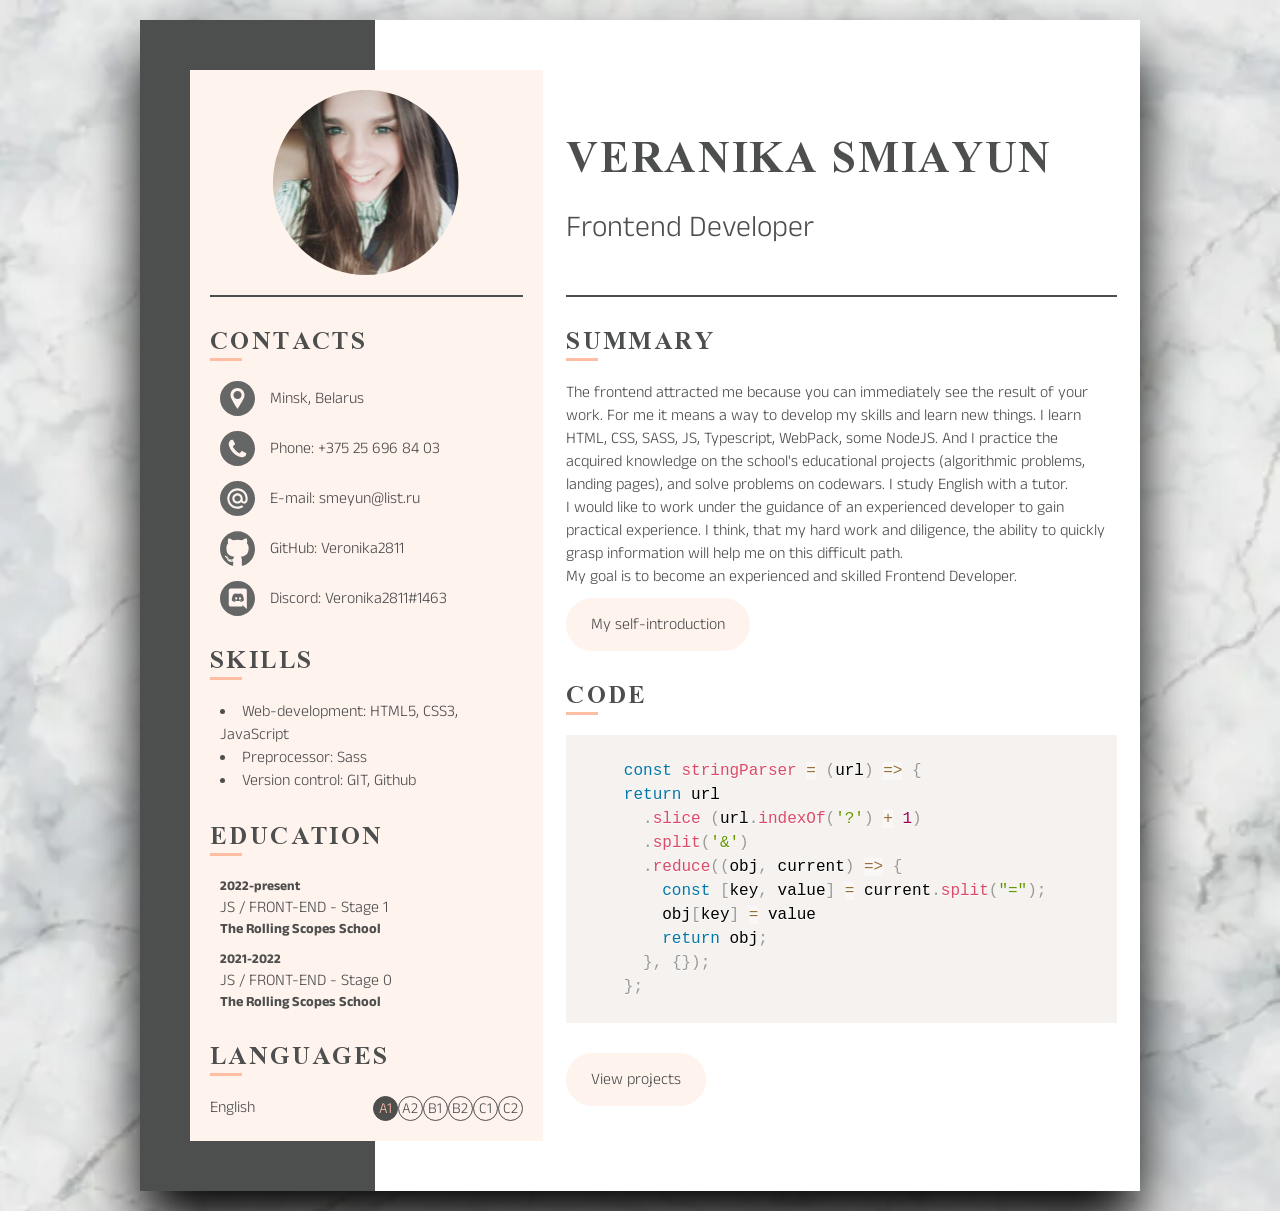
<file: index.html>
<!DOCTYPE html>
<html lang="en">
  <head>
    <meta charset="UTF-8">
    <meta http-equiv="X-UA-Compatible" content="IE=edge">
    <meta name="viewport" content="width=device-width, initial-scale=1.0">
    <title>CV Veronika Smiayun</title>
    <link rel="stylesheet" href="./style.css">
    <link rel="preconnect" href="https://fonts.googleapis.com">
    <link rel="preconnect" href="https://fonts.gstatic.com" crossorigin>
    <link href="https://fonts.googleapis.com/css2?family=Anek+Malayalam:wght@300;500&family=Tai+Heritage+Pro&display=swap"
      rel="stylesheet">
    <link href="./assets/prism/prism.css" rel="stylesheet">
  </head>
  <body class="page">
    <div class="container">
      <div class="left-side">
        <div class="section__left-side">
          <div class="photo-wrapper">
            <img src="./assets/img/foto.svg" alt="Veranika Smiayun">
          </div>
          <hr class="line">
          <section class="contact">
            <h2 class="title">Contacts</h2>
            <ul class="contact__list">
              <li class="contact__item">
                <a class="contact__link"
                  href="https://www.google.com/maps/place/%D0%9C%D0%B8%D0%BD%D1%81%D0%BA/@53.8847608,27.4532851,11z/data=!3m1!4b1!4m5!3m4!1s0x46dbcfd35b1e6ad3:0xb61b853ddb570d9!8m2!3d53.9006011!4d27.558972!5m1!1e1?hl=ru-RU"
                  target="_blank">
                  <img  class="contact__link_icon" src="./assets/svg/Geo_white.svg" alt="Geo location">
                  <span class="contact__link_caption">Minsk, Belarus</span>
                </a>
              </li>
              <li class="contact__item">
                <a class="contact__link" href="tel:+375256968403">
                  <img class="contact__link_icon" src="./assets/svg/Phone_white.svg" alt="Phone">
                  <span class="contact__link_caption">Phone: +375 25 696 84 03</span>
                </a>
              </li>
              <li class="contact__item">
                <a class="contact__link" href="mailto:smeyun@list.ru">
                  <img class="contact__link_icon" src="./assets/svg/Mail_ru_white.svg" alt="Mail.ru">
                  <span class="contact__link_caption">E-mail: smeyun@list.ru</span>
                </a>
              </li>
              <li class="contact__item">
                <a class="contact__link" href="https://github.com/Veronika2811">
                  <img class="contact__link_icon" src="./assets/svg/Github_white.svg" alt="Github">
                  <span class="contact__link_caption">GitHub: Veronika2811</span>
                </a>
              </li>
              <li class="contact__item">
                <a class="contact__link" href="https://discordapp.com/users/752400848411164712/">
                  <img class="contact__link_icon" src="./assets/svg/Discord_white.svg" alt="Discord">
                  <span class="contact__link_caption">Discord: Veronika2811#1463</span>
                </a>
              </li>
            </ul>
          </section>
          <section class="skills">
            <h2 class="title">Skills</h2>
            <ul class="skills__list">
              <li>Web-development: HTML5, CSS3, JavaScript</li>
              <li>Preprocessor: Sass</li>
              <li>Version control: GIT, Github</li>
            </ul>
          </section>
          <section class="education">
            <h2 class="title">Education</h2>
            <ul class="education__list">
              <li class="education__item">
                <h5 class="education__item_year">2022-present</h5>
                <p class="education__item_speciality">JS / FRONT-END - Stage 1</p>
                <p class="education__item_institution">The Rolling Scopes School</p>
              </li>
              <li class="education__item">
                <h5 class="education__item_year">2021-2022</h5>
                <p class="education__item_speciality">JS / FRONT-END - Stage 0</p>
                <p class="education__item_institution">The Rolling Scopes School</p>
              </li>
            </ul>
          </section>
          <section class="languages">
            <h2 class="title">Languages</h2>
            <div class="languages__item">
              <p class>English</p>
              <div class="controls">
                <span class="control">A1</span>
                <span class="control">A2</span>
                <span class="control">B1</span>
                <span class="control">B2</span>
                <span class="control">C1</span>
                <span class="control">C2</span>
              </div>
            </div>
          </section>
        </div>
      </div>
      <main class="right-side">
        <div class="right-side__content">
          <header class="about-me">
            <h1 class="name">Veranika Smiayun</h1>
            <p class="speciality">Frontend Developer</p>
          </header>
          <hr class="line right-line">
          <section class="summary">
            <h2 class="title">Summary</h2>
            <p>
              The frontend attracted me because you can immediately see the
              result of your work. For me it means a way to develop my skills
              and learn new things. I learn HTML, CSS, SASS, JS, Typescript,
              WebPack, some NodeJS. And I practice the acquired knowledge on the
              school's educational projects (algorithmic problems, landing
              pages), and solve problems on codewars. I study English with a
              tutor.<br />I would like to work under the guidance of an
              experienced developer to gain practical experience. I think, that
              my hard work and diligence, the ability to quickly grasp
              information will help me on this difficult path.<br />My goal is
              to become an experienced and skilled Frontend Developer.
            </p>
            <div>
              <a class="button" href="https://www.youtube.com/watch?v=LmWupsVHhSU">My self-introduction</a>
            </div>
          </section>
          <section class="skills">
            <h2 class="title">Code</h2>
            <pre><code class="language-js"> 
      const stringParser = (url) => {
      return url
        .slice (url.indexOf('?') + 1)
        .split('&')
        .reduce((obj, current) => {
          const [key, value] = current.split("=");
          obj[key] = value
          return obj;
        }, {});
      };
            </code></pre>
          </section>
          <div class="experience">
            <a class="button" href="./project.html">View projects</a>
          </div>
        </div>
      </main>
    </div>
    <script src="./assets/prism/prism.js"></script>
  </body>
</html>
</file>
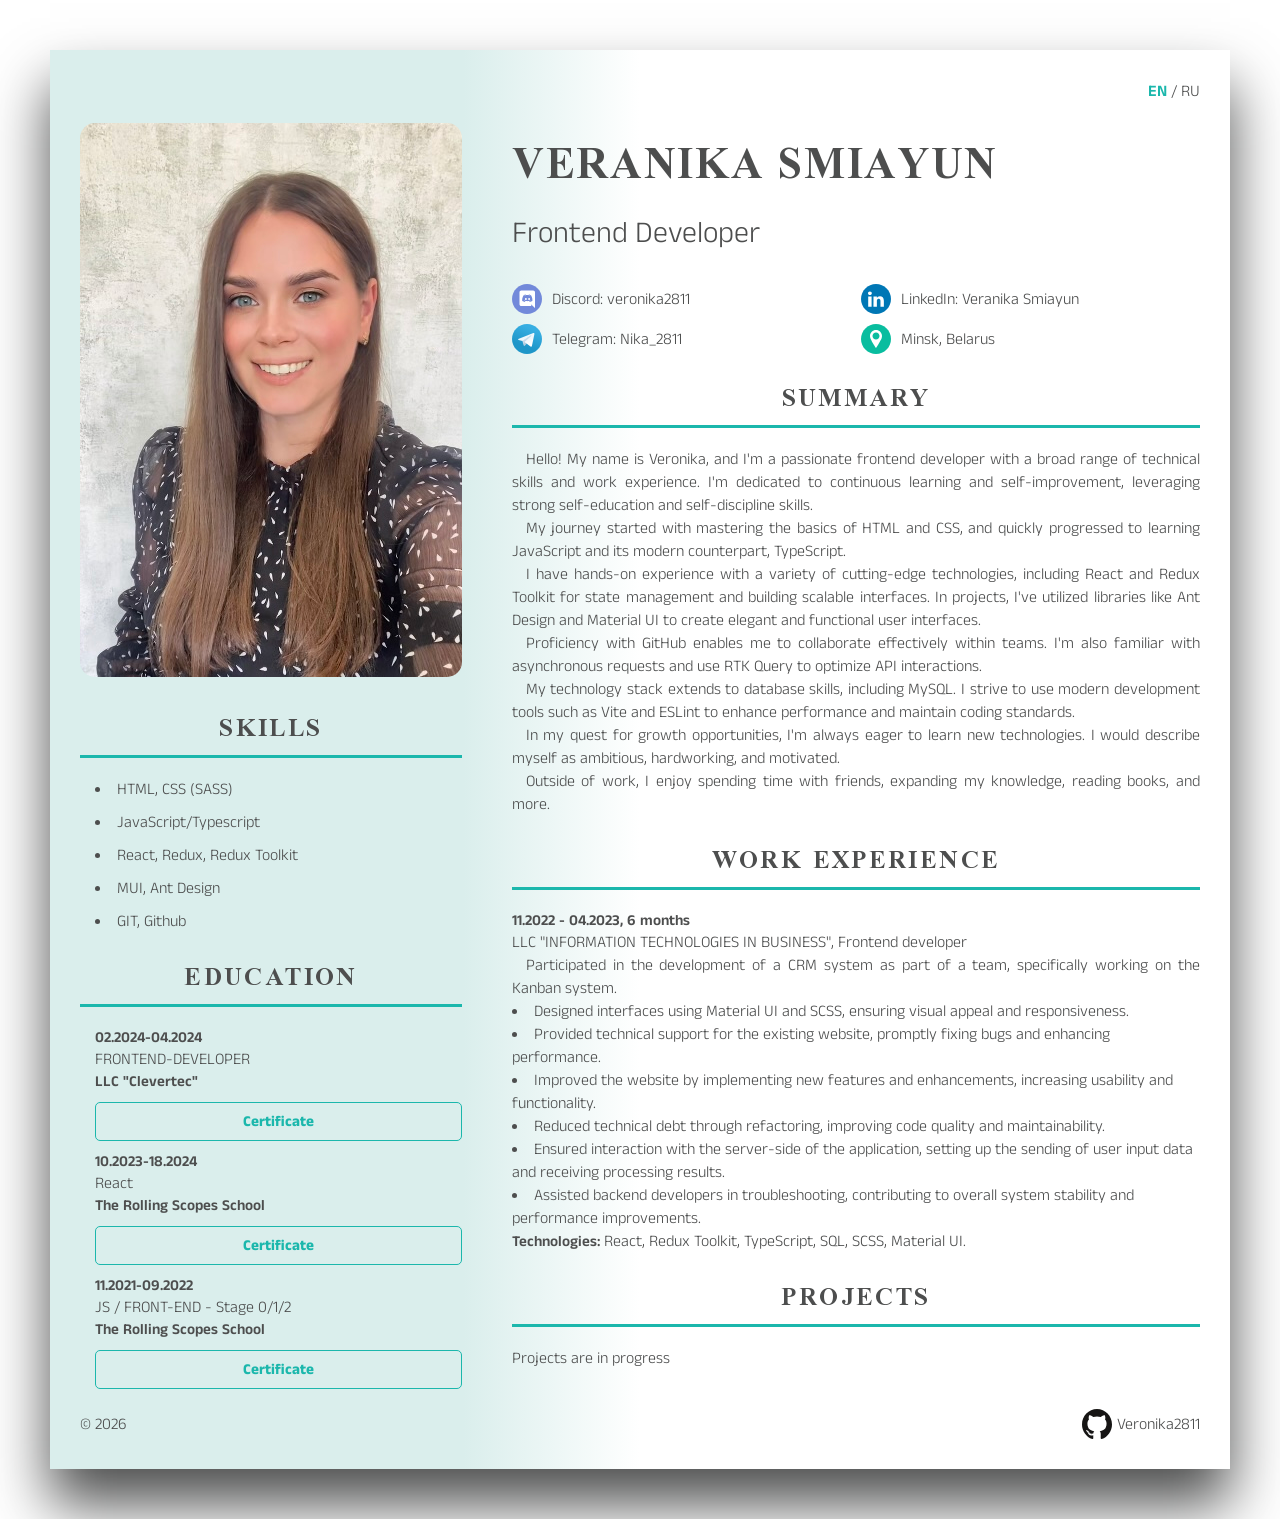
<file: cv/index.html>
<!DOCTYPE html>
<html lang="en">
  <head>
    <meta charset="UTF-8">
    <meta name="viewport" content="width=device-width, initial-scale=1.0">
    <link rel="shortcut icon" href="./assets/favicon.ico">
    <title>Veranika Smiayun</title>
    <link rel="preconnect" href="https://fonts.googleapis.com">
    <link rel="preconnect" href="https://fonts.gstatic.com" crossorigin>
    <link
      href="https://fonts.googleapis.com/css2?family=Anek+Malayalam:wght@300;500&family=Tai+Heritage+Pro:wght@700&display=swap"
      rel="stylesheet"
    >
    <link rel="stylesheet" href="./assets/styles.css">
  </head>
  <body class="page">
    <div class="page__container">
      <header class="header">
        <div class="header__lang lang">
          <span class="lang__item lang-en">en</span>
          <span>/</span>
          <span class="lang__item lang-ru">ru</span>
        </div>
      </header>
      <main class="page__main">
        <div class="main-photo">
          <img
            class="main-photo__image"
            src="./assets/images/veranika.jpg"
            alt="Veranika Smiayun"
          >
        </div>
        <section class="skills">
          <h2 class="title" data-i18="skills">Skills</h2>
          <ul class="skills__items">
            <li>HTML, CSS (SASS)</li>
            <li>JavaScript/Typescript</li>
            <li>React, Redux, Redux Toolkit</li>
            <li>MUI, Ant Design</li>
            <li>GIT, Github</li>
          </ul>
        </section>
        <section class="education">
          <h2 class="title" data-i18="education">Education</h2>
          <ul class="education__items">
            <li>
              <p class="education__date">02.2024-04.2024</p>
              <p>FRONTEND-DEVELOPER</p>
              <p class="education__institution" data-i18="clevertec">LLC "Clevertec"</p>
              <a
                class="education__certificate-link"
                href="https://drive.google.com/file/d/1CRd4d1NeqyTn7BIpt8GqNTfZPrgEjRdt/view"
                target="_blank"
                data-i18="certificate"
              >
                Certificate
              </a>
            </li>
            <li>
              <p class="education__date">10.2023-18.2024</p>
              <p>React</p>
              <p class="education__institution">The Rolling Scopes School</p>
              <a
                class="education__certificate-link"
                href="https://app.rs.school/certificate/1368w0v3"
                target="_blank"
                data-i18="certificate"
              >
                Certificate
              </a>
            </li>
            <li>
              <p class="education__date">11.2021-09.2022</p>
              <p>JS / FRONT-END - Stage 0/1/2</p>
              <p class="education__institution">The Rolling Scopes School</p>
              <a
                href="https://app.rs.school/certificate/tj6us6pw"
                class="education__certificate-link"
                target="_blank"
                data-i18="certificate"
              >
                Certificate
              </a>
            </li>
          </ul>
        </section>
        <section class="user">
          <div>
            <h1 class="user__title" data-i18="user-title">Veranika Smiayun</h1>
            <h2 class="user__subtitle">Frontend Developer</h2>
          </div>
          <div class="user__contacts contacts">
            <ul class="contacts__items">
              <li class="contacts__item">
                <a
                  class="contacts__link"
                  href="https://discordapp.com/users/752400848411164712/"
                  target="_blank"
                >
                  <img
                    class="contacts__icon"
                    src="./assets/images/social-icons/discord.svg"
                    alt="discord"
                  >
                  <span>Discord: veronika2811</span>
                </a>
              </li>
              <li class="contacts__item">
                <a
                  class="contacts__link"
                  href="https://t.me/nika_2811"
                  target="_blank"
                >
                  <img
                    class="contacts__icon"
                    src="./assets/images/social-icons/telegram.svg"
                    alt="telegram"
                  >
                  <span>Telegram: Nika_2811</span>
                </a>
              </li>
            </ul>
            <ul class="contacts__items">
              <li class="contacts__item">
                <a
                  class="contacts__link"
                  href="https://www.linkedin.com/in/veranika-smiayun-9a2297235/"
                  target="_blank"
                >
                  <img
                    class="contacts__icon"
                    src="./assets/images/social-icons/linkedIn.svg"
                    alt="linkedIn"
                  >
                  <span>LinkedIn: Veranika Smiayun</span>
                </a>
              </li>
              <li class="contacts__item">
                <a
                  class="contacts__link"
                  href="https://www.google.com/maps/place/%D0%9C%D0%B8%D0%BD%D1%81%D0%BA/@53.8847608,27.4532851,11z/data=!3m1!4b1!4m5!3m4!1s0x46dbcfd35b1e6ad3:0xb61b853ddb570d9!8m2!3d53.9006011!4d27.558972!5m1!1e1?hl=ru-RU"
                  target="_blank"
                >
                  <img
                    class="contacts__icon"
                    src="./assets/images/social-icons/geo.svg"
                    alt="location"
                  >
                  <span data-i18="user-location">Minsk, Belarus</span>
                </a>
              </li>
            </ul>
          </div>
        </section>
        <section class="summary">
          <div class="summary__content">
            <h2 class="title" data-i18="summary">Summary</h2>
            <p class="summary__text" data-i18="summary-text-1">
              Hello! My name is Veronika, and I'm a passionate frontend
              developer with a broad range of technical skills and work
              experience. I'm dedicated to continuous learning and
              self-improvement, leveraging strong self-education and
              self-discipline skills.
            </p>
            <p class="summary__text" data-i18="summary-text-2">
              My journey started with mastering the basics of HTML and CSS, and
              quickly progressed to learning JavaScript and its modern
              counterpart, TypeScript.
            </p>
            <p class="summary__text" data-i18="summary-text-3">
              I have hands-on experience with a variety of cutting-edge
              technologies, including React and Redux Toolkit for state
              management and building scalable interfaces. In projects, I've
              utilized libraries like Ant Design and Material UI to create
              elegant and functional user interfaces.
            </p>
            <p class="summary__text" data-i18="summary-text-4">
              Proficiency with GitHub enables me to collaborate effectively
              within teams. I'm also familiar with asynchronous requests and use
              RTK Query to optimize API interactions.
            </p>
            <p class="summary__text" data-i18="summary-text-5">
              My technology stack extends to database skills, including MySQL. I
              strive to use modern development tools such as Vite and ESLint to
              enhance performance and maintain coding standards.
            </p>
            <p class="summary__text" data-i18="summary-text-6">
              In my quest for growth opportunities, I'm always eager to learn
              new technologies. I would describe myself as ambitious,
              hardworking, and motivated.
            </p>
            <p class="summary__text" data-i18="summary-text-7">
              Outside of work, I enjoy spending time with friends, expanding my
              knowledge, reading books, and more.
            </p>
          </div>
          <section class="experience">
            <h2 class="title" data-i18="work-experience">Work experience</h2>
            <p class="experience__period">11.2022 - 04.2023,
              <span data-i18="experience__period">6 months</span>
            </p>
            <p data-i18="experience__company">
              LLC "INFORMATION TECHNOLOGIES IN BUSINESS", Frontend developer
            </p>
            <p class="experience__description" data-i18="experience__description">
              Participated in the development of a CRM system as part of a team,
              specifically working on the Kanban system.
            </p>
            <ul class="experience__tasks">
              <li data-i18="experience__task-1">
                Designed interfaces using Material UI and SCSS, ensuring visual
                appeal and responsiveness.
              </li>
              <li data-i18="experience__task-2">
                Provided technical support for the existing website, promptly
                fixing bugs and enhancing performance.
              </li>
              <li data-i18="experience__task-3">
                Improved the website by implementing new features and
                enhancements, increasing usability and functionality.
              </li>
              <li data-i18="experience__task-4">
                Reduced technical debt through refactoring, improving code
                quality and maintainability.
              </li>
              <li data-i18="experience__task-5">
                Ensured interaction with the server-side of the application,
                setting up the sending of user input data and receiving
                processing results.
              </li>
              <li data-i18="experience__task-6">
                Assisted backend developers in troubleshooting, contributing to
                overall system stability and performance improvements.
              </li>
            </ul>
            <p>
              <span class="experience__technologies" data-i18="experience__technologies">Technologies:</span>
              React, Redux Toolkit, TypeScript, SQL, SCSS, Material UI.
            </p>
          </section>
          <section class="projects">
            <h2 class="title" data-i18="projects">Projects</h2>
            <p data-i18="projects-descriptions">Projects are in progress</p>
          </section>
        </section>
      </main>
      <footer class="footer">
        <span class="footer__year"></span>
        <a class="footer__link" href="https://github.com/Veronika2811">
          <img
            class="footer__icon"
            src="./assets/images/social-icons/github.svg"
            alt="GitHub"
          >
          Veronika2811
        </a>
      </footer>
    </div>
    <script type="module" src="./assets/js/index.js"></script>
  </body>
</html>
</file>
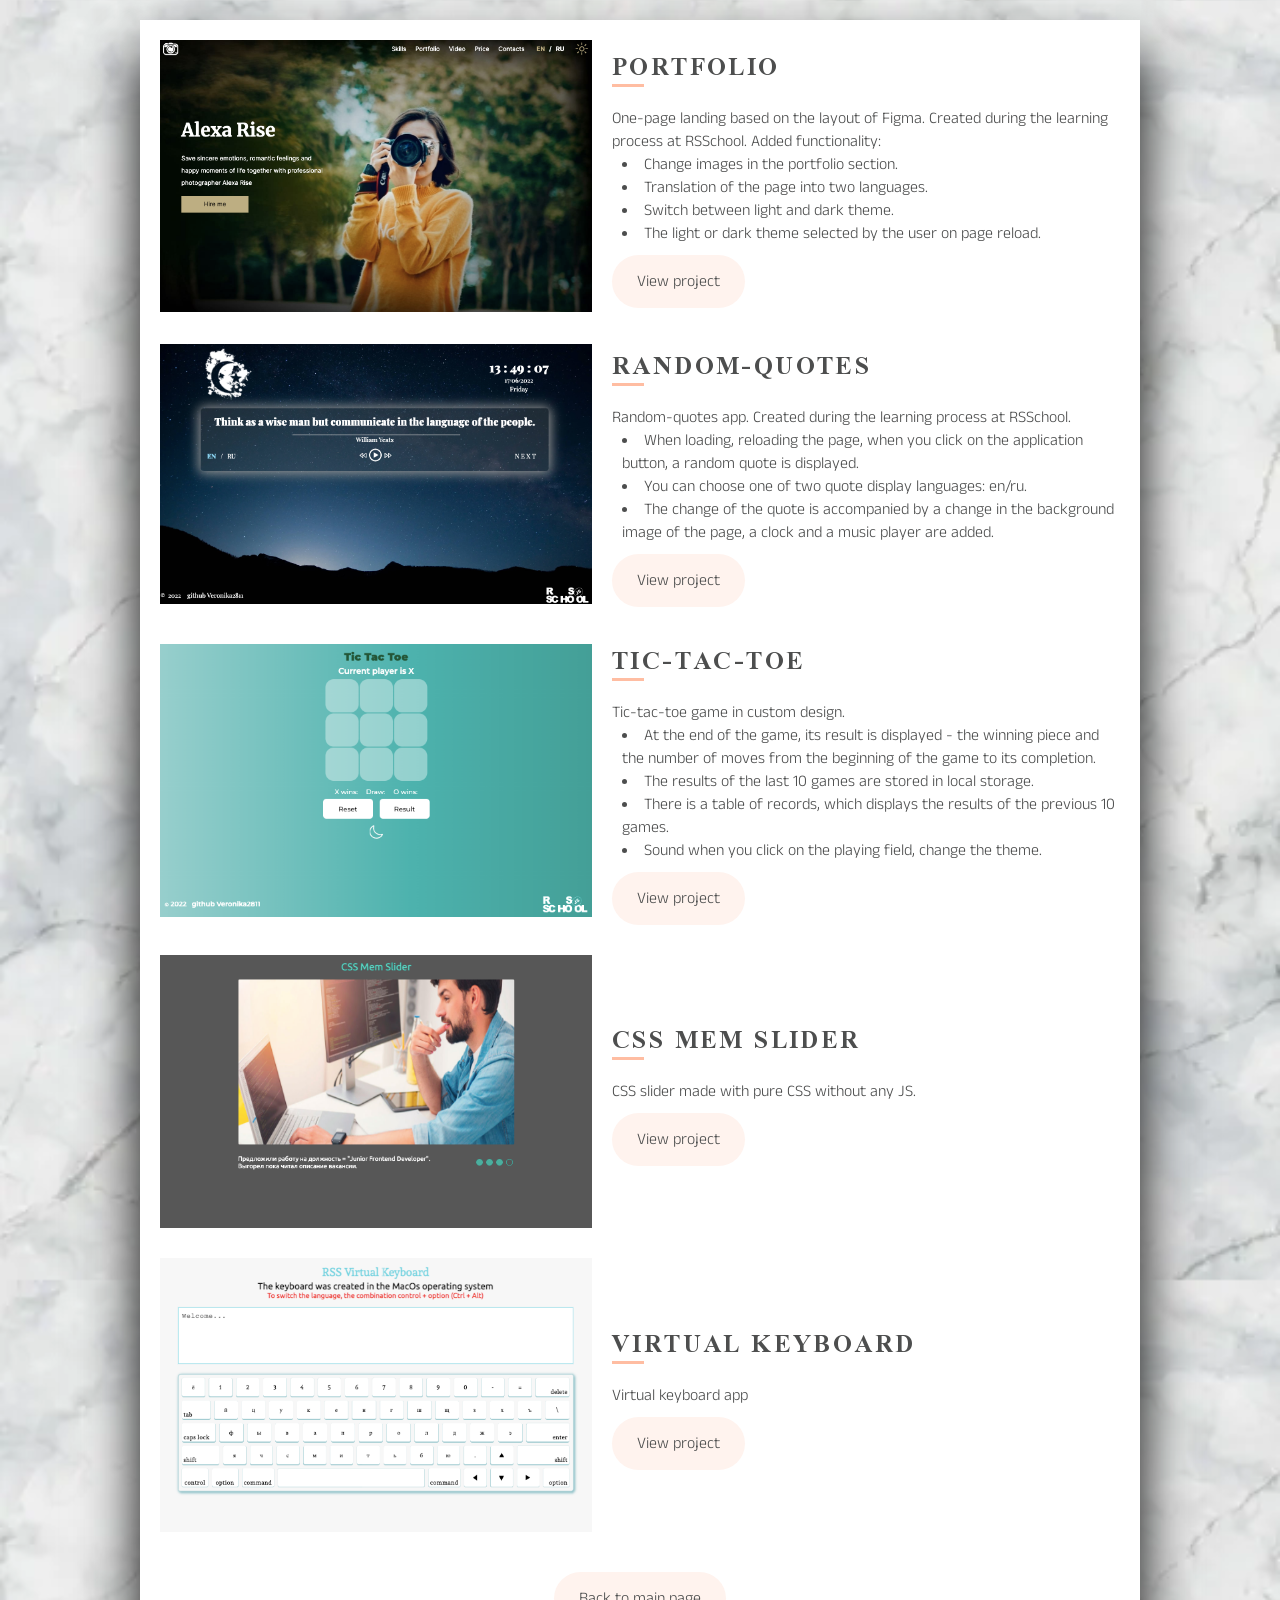
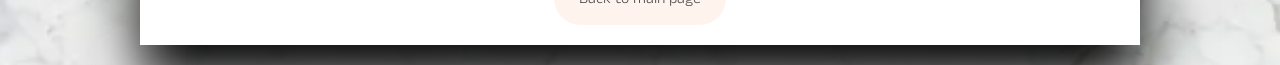
<file: project.html>
<!DOCTYPE html>
<html lang="en">
  <head>
    <meta charset="UTF-8">
    <meta http-equiv="X-UA-Compatible" content="IE=edge">
    <meta name="viewport" content="width=device-width, initial-scale=1.0">
    <title>Projects Veronika Smiayun</title>
    <link rel="stylesheet" href="./style.css">
    <link rel="preconnect" href="https://fonts.googleapis.com">
    <link rel="preconnect" href="https://fonts.gstatic.com" crossorigin>
    <link href="https://fonts.googleapis.com/css2?family=Anek+Malayalam:wght@300;500&family=Tai+Heritage+Pro&display=swap"
      rel="stylesheet">
  </head>
  <body class="page">
    <div class="project-container">
      <div class="project">
        <img class="project__image" src="./assets/img/project/portfolio.png" alt="Portfolio">
        <div>
          <h2 class="title">Portfolio</h2>
          <p>
            One-page landing based on the layout of Figma. Created during the
            learning process at RSSchool. Added functionality:
          </p>
          <ul class="fuctional">
            <li>Change images in the portfolio section.</li>
            <li>Translation of the page into two languages.</li>
            <li>Switch between light and dark theme.</li>
            <li>The light or dark theme selected by the user on page reload.</li>
          </ul>
          <a class="button" href="https://veronika2811.github.io/project-stage-0/portfolio/">View project</a>
        </div>
      </div>
      <div class="project">
        <img class="project__image" src="./assets/img/project/random-quotes.png" alt="Random-quotes">
        <div>
          <h2 class="title">Random-quotes</h2>
          <p>Random-quotes app. Created during the learning process at RSSchool.</p>
          <ul class="fuctional">
            <li>
              When loading, reloading the page, when you click on the
              application button, a random quote is displayed.
            </li>
            <li>You can choose one of two quote display languages: en/ru.</li>
            <li>
              The change of the quote is accompanied by a change in the
              background image of the page, a clock and a music player are
              added.
            </li>
          </ul>
          <a class="button" href="https://veronika2811.github.io/project-stage-0/random-jokes/">View project</a>
        </div>
      </div>
      <div class="project">
        <img class="project__image" src="./assets/img/project/tic-tac-toe.png" alt="Tic-tac-toe">
        <div>
          <h2 class="title">Tic-tac-toe</h2>
          <p>Tic-tac-toe game in custom design.</p>
          <ul class="fuctional">
            <li>At the end of the game, its result is displayed - the winning piece and the number of moves from the beginning of the game to its completion.</li>
            <li>The results of the last 10 games are stored in local storage.</li>
            <li>There is a table of records, which displays the results of the previous 10 games.</li>
            <li>Sound when you click on the playing field, change the theme.</li>
          </ul>
          <a class="button" href="https://veronika2811.github.io/project-stage-0/tic-tac-toe/">View project</a>
        </div>
      </div>
      <div class="project">
        <img class="project__image" src="./assets/img/project/css-slider.png" alt="Css-slider">
        <div>
          <h2 class="title">CSS MEM slider</h2>
          <p>CSS slider made with pure CSS without any JS.</p>
          <a class="button" href="https://veronika2811.github.io/cssMemSlider/cssMemSlider/index.html">View project</a>
        </div>
      </div>
      <div class="project">
        <img class="project__image" src="./assets/img/project/virtual-keyboard.png" alt="Virtual-keyboard">
        <div>
          <h2 class="title">Virtual Keyboard</h2>
          <p>Virtual keyboard app</p>
          <a class="button" href="https://veronika2811.github.io/virtual-keyboard/">View project</a>
        </div>
      </div>
      <div class="position-btn">
        <a class="button" href="./index.html">Back to main page</a>
      </div>
    </div>
  </body>
</html>
</file>
<file: style.css>
* {
  margin: 0;
  padding: 0;
  box-sizing: border-box;
}

ul {
  list-style: none;
  padding-left: 10px;
}

a {
  text-decoration: none;
  color: #4d4e4e;
}

.page {
  background-image: url("./assets/background/marble.jpg");
  background-size: 100%;
  min-height: 100vh;
  display: flex;
  justify-content: center;
  align-items: center;
  font-family: "Anek Malayalam", sans-serif;
  font-weight: 300;
  color: #4d4e4e;
}

.container {
  max-width: 1000px;
  margin: 20px;
  display: grid;
  grid-template-columns: 0.5fr 3fr;
  box-shadow: 0 35px 55px rgb(0 0 0);
}

.left-side {
  background-color: #4d4e4e;
  padding: 50px 0;
}

.section__left-side {
  background-color: #fff3ee;
  position: relative;
  right: -50px;
  padding: 20px;
  height: 100%;
  display: flex;
  flex-direction: column;
  gap: 20px;
  width: 150%;
}

.photo-wrapper {
  display: flex;
  justify-content: center;
}

.line {
  width: 100%;
  background-color: #4d4e4e;
  height: 2px;
  border: none;
}

.title {
  font-family: "Tai Heritage Pro", serif;
  letter-spacing: 0.1em;
  text-transform: uppercase;
  font-size: 24px;
  padding-bottom: 20px;
}

.title:after {
  content: "";
  display: block;
  width: 32px;
  margin-top: -10px;
  border-bottom: 3px solid #ffbda2;
}

.skills__list,
.fuctional {
  list-style: inside;
}

.contact__list {
  display: flex;
  flex-direction: column;
  gap: 15px;
}

.contact__link {
  text-decoration: none;
  color: #4d4e4e;
  display: flex;
  align-items: center;
  gap: 15px;
}

.contact__link:hover {
  font-weight: 700;
}

.contact__link_icon {
  width: 35px;
  height: 35px;
  filter: invert(59%) sepia(5%) saturate(83%) hue-rotate(131deg) brightness(92%)
    contrast(84%);
}

.education__list {
  display: flex;
  flex-direction: column;
  gap: 10px;
}

.education__item_institution {
  font-size: 14px;
  font-weight: 700;
}

.languages__item {
  display: flex;
  justify-content: space-between;
}

.controls {
  display: flex;
}

.control {
  height: 25px;
  width: 25px;
  border-radius: 50%;
  display: inline-block;
  font-size: 15px;
  display: flex;
  align-items: center;
  justify-content: center;
  border: 1px solid #4d4e4e;
}

.control:first-child {
  background-color: #4d4e4e;
  color: #ffbda2;
}

.right-side {
  background: #ffffff;
}

.right-side__content {
  position: relative;
  right: -25%;
  width: 72%;
  display: flex;
  flex-direction: column;
  gap: 20px;
}

.name {
  font-family: "Tai Heritage Pro", serif;
  letter-spacing: 0.04em;
  text-transform: uppercase;
  font-size: 42px;
}

.speciality {
  font-size: 30px;
}

.about-me {
  height: 185px;
  margin-top: 70px;
  display: flex;
  flex-direction: column;
  justify-content: center;
}

.button {
  margin-top: 10px;
  background-color: #fff3ee;
  padding: 15px 25px;
  border-radius: 100px;
  cursor: pointer;
  display: inline-block;
}

.button:hover {
  background-color: #fceae4;
  font-weight: 700;
}

/* Two page */
.project-container {
  background-color: #ffffff;
  max-width: 1000px;
  min-height: 1000px;
  padding: 20px;
  margin: 20px;
  box-shadow: 0 35px 55px rgb(0 0 0);
  display: flex;
  flex-direction: column;
  gap: 30px;
}

.project {
  display: flex;
  gap: 20px;
  align-items: center;
}

.project__image {
  width: 45%;
  height: 100%;
}

.position-btn {
  margin: 0 auto;
}
</file>
<file: assets/prism/prism.css>
/* PrismJS 1.28.0
https://prismjs.com/download.html#themes=prism&languages=clike+javascript */
code[class*="language-"],
pre[class*="language-"] {
  color: #000;
  background: 0 0;
  text-shadow: 0 1px #fff;
  font-family: Consolas, Monaco, "Andale Mono", "Ubuntu Mono", monospace;
  font-size: 1em;
  text-align: left;
  white-space: pre;
  word-spacing: normal;
  word-break: normal;
  word-wrap: normal;
  line-height: 1.5;
  -moz-tab-size: 4;
  -o-tab-size: 4;
  tab-size: 4;
  -webkit-hyphens: none;
  -moz-hyphens: none;
  -ms-hyphens: none;
  hyphens: none;
}
code[class*="language-"] ::-moz-selection,
code[class*="language-"]::-moz-selection,
pre[class*="language-"] ::-moz-selection,
pre[class*="language-"]::-moz-selection {
  text-shadow: none;
  background: #b3d4fc;
}
code[class*="language-"] ::selection,
code[class*="language-"]::selection,
pre[class*="language-"] ::selection,
pre[class*="language-"]::selection {
  text-shadow: none;
  background: #b3d4fc;
}
@media print {
  code[class*="language-"],
  pre[class*="language-"] {
    text-shadow: none;
  }
}
pre[class*="language-"] {
  /* padding: 1em;
  margin: 0.5em 0; */
  overflow: auto;
}
:not(pre) > code[class*="language-"],
pre[class*="language-"] {
  background: #f5f2f0;
}
:not(pre) > code[class*="language-"] {
  padding: 0.1em;
  border-radius: 0.3em;
  white-space: normal;
}
.token.cdata,
.token.comment,
.token.doctype,
.token.prolog {
  color: #708090;
}
.token.punctuation {
  color: #999;
}
.token.namespace {
  opacity: 0.7;
}
.token.boolean,
.token.constant,
.token.deleted,
.token.number,
.token.property,
.token.symbol,
.token.tag {
  color: #905;
}
.token.attr-name,
.token.builtin,
.token.char,
.token.inserted,
.token.selector,
.token.string {
  color: #690;
}
.language-css .token.string,
.style .token.string,
.token.entity,
.token.operator,
.token.url {
  color: #9a6e3a;
  background: hsla(0, 0%, 100%, 0.5);
}
.token.atrule,
.token.attr-value,
.token.keyword {
  color: #07a;
}
.token.class-name,
.token.function {
  color: #dd4a68;
}
.token.important,
.token.regex,
.token.variable {
  color: #e90;
}
.token.bold,
.token.important {
  font-weight: 700;
}
.token.italic {
  font-style: italic;
}
.token.entity {
  cursor: help;
}
</file>
<file: cv/assets/styles.css>
:root {
  --main-color: #daeeec;
  --light-color: #ffffff;
  --link-hover-color: #000000;
  --main-text-color: #4d4e4e;
  --section-title-color: #1bb7ac;
  --btn-hover-color: #c6e8e5;
}

* {
  margin: 0;
  padding: 0;
  box-sizing: border-box;
}

.page {
  display: flex;
  justify-content: center;
  align-items: center;
  min-height: 100vh;
  font-family: "Anek Malayalam", sans-serif;
  font-weight: 300;
  color: var(--main-text-color);
}

.page__container {
  margin: 50px;
  padding: 30px;
  max-width: 1200px;
  background-image: linear-gradient(
    to right,
    var(--main-color) 35%,
    var(--light-color) 50%
  );
  box-shadow: 0 35px 55px var(--main-text-color);
}

@media (max-width: 600px) {
  .page__container {
    margin: 0px;
  }
}

.header {
  display: flex;
  justify-content: end;
  padding-bottom: 20px;
}

.lang {
  text-transform: uppercase;
}

.lang__item {
  cursor: pointer;
  transition: color 0.3s;
}

.lang__item:hover:not("lang_active") {
  color: var(--link-hover-color);
}

.lang_active {
  font-weight: 600;
  color: var(--section-title-color);
}

.page__main {
  display: grid;
  grid-template-areas:
    "photo user"
    "photo summary"
    "skills summary"
    "education summary";
  grid-column-gap: 50px;
}

@media (max-width: 1090px) {
  .page__main {
    grid-template-areas:
      "photo"
      "user"
      "summary"
      "skills"
      "education";
  }
}

.main-photo {
  grid-area: photo;
  max-width: 100%;
}

@media (max-width: 1090px) {
  .main-photo {
    margin: 0 auto;
  }
}

.main-photo__image {
  border-radius: 15px;
}

.title {
  padding: 20px 0px;
  font-family: "Tai Heritage Pro", serif;
  font-size: 1.5em;
  letter-spacing: 0.1em;
  text-transform: uppercase;
  text-align: center;
}

.title:after {
  content: "";
  display: block;
  border-bottom: 3px solid var(--section-title-color);
}

.skills {
  grid-area: skills;
}

.skills__items,
.education__items,
.contacts__items {
  display: flex;
  flex-direction: column;
  gap: 10px;
  padding-left: 15px;
  list-style: none;
}

.skills__items,
.experience__tasks {
  list-style: inside;
}

.education {
  grid-area: education;
}

.education__date,
.education__institution,
.experience__period,
.experience__technologies {
  font-size: 0.94em;
  font-weight: 600;
}

.education__certificate-link {
  display: inline-block;
  margin-top: 10px;
  padding: 8px 12px;
  width: 100%;
  font-size: 0.94em;
  font-weight: bold;
  color: var(--section-title-color);
  text-align: center;
  border: 1px solid var(--section-title-color);
  border-radius: 5px;
  text-decoration: none;
  transition: background-color 0.3s, color 0.3s;
}

.education__certificate-link:hover {
  color: var(--light-color);
  background-color: var(--section-title-color);
}

.user {
  display: flex;
  flex-direction: column;
  gap: 30px;
  grid-area: user;
}

@media (max-width: 1090px) {
  .user {
    align-items: center;
    text-align: center;
  }
}

.user__title {
  font-family: "Tai Heritage Pro", serif;
  font-size: 2.63em;
  letter-spacing: 0.04em;
  text-transform: uppercase;
}

.user__subtitle {
  font-size: 1.88em;
  font-weight: 300;
}

.user__contacts {
  display: grid;
  grid-template-columns: 1fr 1fr;
  column-gap: 10px;
}

.contacts__items {
  padding-left: 0;
}

.contacts__item {
  display: flex;
  align-items: center;
  gap: 10px;
}

.contacts__link,
.footer__link {
  display: contents;
  color: var(--main-text-color);
  text-decoration: none;
  transition: color 0.3s;
}

.contacts__link:hover,
.footer__link:hover {
  color: var(--link-hover-color);
}

.contacts__icon,
.footer__icon {
  width: 30px;
  height: 30px;
}

.summary {
  grid-area: summary;
}

.summary__text,
.experience__description {
  text-align: justify;
  text-indent: 2%;
}

.experience {
  grid-area: experience;
}

.projects {
  grid-area: projects;
}

.footer {
  grid-area: footer;
}

.footer {
  display: flex;
  justify-content: space-between;
  align-items: center;
  padding-top: 20px;
}

.footer__link {
  display: flex;
  align-items: center;
  gap: 5px;
}

.footer__link:hover .footer__icon {
  filter: invert(70%) sepia(75%) saturate(3033%) hue-rotate(129deg)
    brightness(91%) contrast(79%);
}
</file>
